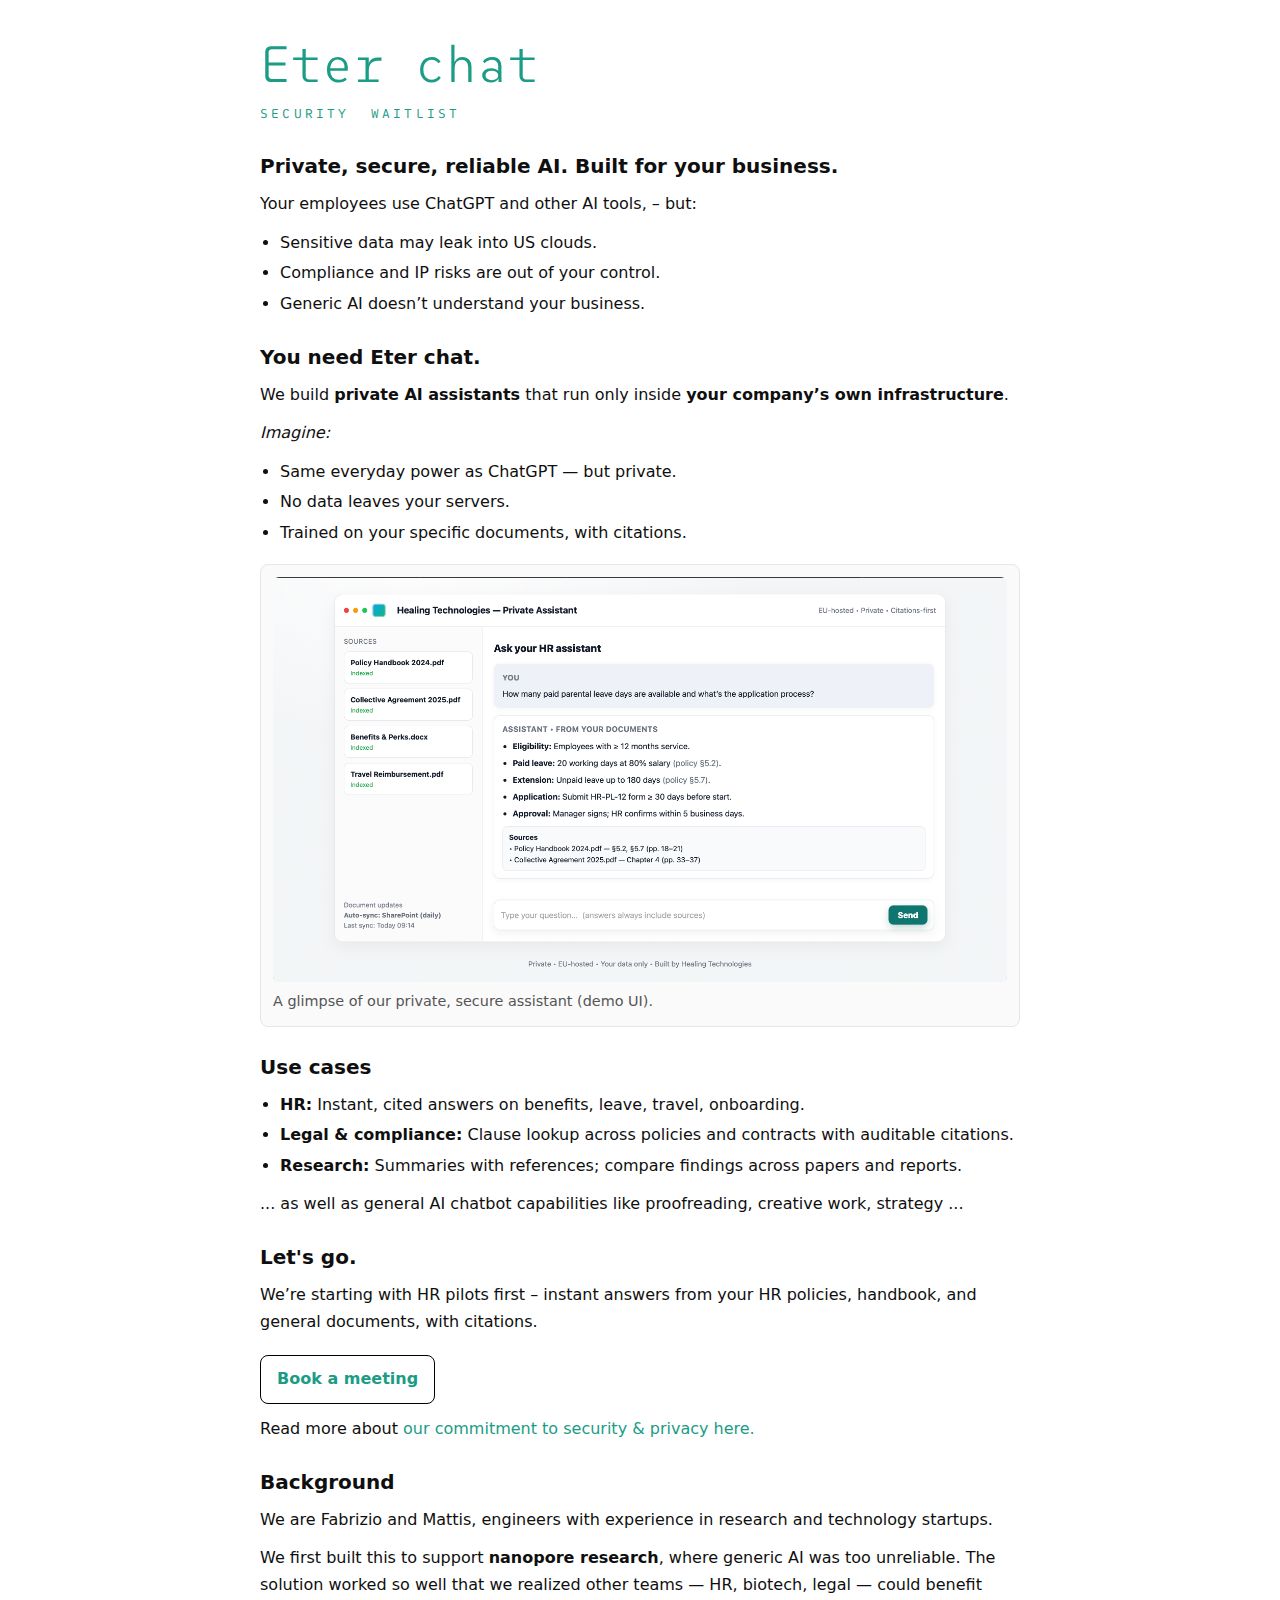
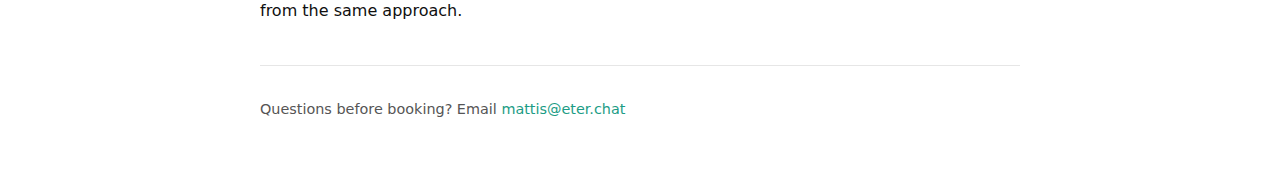
<file: index.html>
<!doctype html>
<html lang="en">
<head>
  <meta charset="utf-8" />
  <meta name="viewport" content="width=device-width,initial-scale=1" />
  <title>Eter — Private AI Assistants for Companies</title>
  <meta name="description" content="We build private, document-grounded AI assistants for companies. No data leakage, no generic hallucinations—just answers from your own policies, contracts, and research." />
  <link rel="stylesheet" href="styles.css"> 
<link rel="preconnect" href="https://fonts.googleapis.com">
<link rel="preconnect" href="https://fonts.gstatic.com" crossorigin>
<link rel="preconnect" href="https://fonts.gstatic.com" crossorigin>
<link href="https://fonts.googleapis.com/css2?family=SUSE+Mono:ital,wght@0,100..800;1,100..800&display=swap" rel="stylesheet">
<link rel="canonical" href="https://www.eter.chat/"/>
<meta property="og:site_name" content="Eter"/>
<meta property="og:type" content="website"/>
<meta property="og:title" content="Eter — Private HR Answers with Citations"/>
<meta property="og:description" content="Instant, cited answers from your HR policies so people stop asking HR the same questions."/>
<meta property="og:url" content="https://www.eter.chat/"/>
<meta property="og:image" content="https://www.eter.chat/assets/og-default.png"/>

<meta name="twitter:card" content="summary_large_image"/>
<meta name="twitter:title" content="Eter — Private HR Answers with Citations"/>
<meta name="twitter:description" content="Instant, cited answers from your HR policies."/>
<meta name="twitter:image" content="https://www.eter.chat/assets/og-default.png"/>

</head>
<body>
<main>

  <header style="display:flex;flex-direction:column;align-items:flex-start;margin-bottom:12px">
    <a href="/" style="text-decoration:none"><h1 class="logo">Eter chat</h1></a>
    <nav style="margin-top:4px">
      <a href="/security">security</a>
      <a href="/waitlist"">waitlist</a>
    </nav>
  </header>
  

  <section aria-labelledby="problem">
    <h2 id="problem">Private, secure, reliable AI. Built for your business.</h2>
    <p>Your employees use ChatGPT and other AI tools, – but:</p>
    <ul>
      <li>Sensitive data may leak into US clouds.</li>
      <li>Compliance and IP risks are out of your control.</li>
      <li>Generic AI doesn’t understand your business.</li>
    </ul>
  </section>

  <section aria-labelledby="solution">
    <h2 id="solution">You need Eter chat.</h2>
    <p>We build <strong>private AI assistants</strong> that run only inside <strong>your company’s own infrastructure</strong>.</p>
    <p><em>Imagine:</em></p>
    <ul>
      <li>Same everyday power as ChatGPT — but private.</li>
      <li>No data leaves your servers.</li>
      <li>Trained on your specific documents, with citations.</li>
    </ul>

    <div class="screenshot-wrap">
      <img src="screenshot-rag.png" alt="Screenshot of the Healing Technologies private assistant interface." />
      <div class="cap">A glimpse of our private, secure assistant (demo UI).</div>
    </div>
  </section>

  <section aria-labelledby="solution">
    <h2 id="usecases">Use cases</h2>
    <ul>
      <li><strong>HR:</strong> Instant, cited answers on benefits, leave, travel, onboarding.</li>
      <li><strong>Legal & compliance:</strong> Clause lookup across policies and contracts with auditable citations.      </li>
      <li><strong>Research:</strong> Summaries with references; compare findings across papers and reports.</li>
      </ul>
      <p>... as well as general AI chatbot capabilities like proofreading, creative work, strategy ...</p>
    </ul>

  <section aria-labelledby="proposal">
    <h2 id="proposal">Let's go.</h2>
    <p>We’re starting with HR pilots first – instant answers from your HR policies, handbook, and general documents, with citations.</p>
    <p>
      <a class="cta" href="https://calendly.com/mattis-erngren/private-ai" aria-label="Book a meeting">
        Book a meeting
      </a>
    </p>
    <p>Read more about <a href="https://www.eter.chat/security">our commitment to security & privacy here.</a></p>
  </section>

  
  <section aria-labelledby="background">
    <h2 id="background">Background</h2>
    <p>We are Fabrizio and Mattis, engineers with experience in research and technology startups.</p>
    <p>We first built this to support <strong>nanopore research</strong>, where generic AI was too unreliable. The solution worked so well that we realized other teams — HR, biotech, legal — could benefit from the same approach.</p>
  </section>

  <footer>
    <hr />
    <p>Questions before booking? Email <a href="mailto:mattis+home@eter.chat">mattis@eter.chat</a></p>
  </footer>
</main>
</body>
</html>
</file>
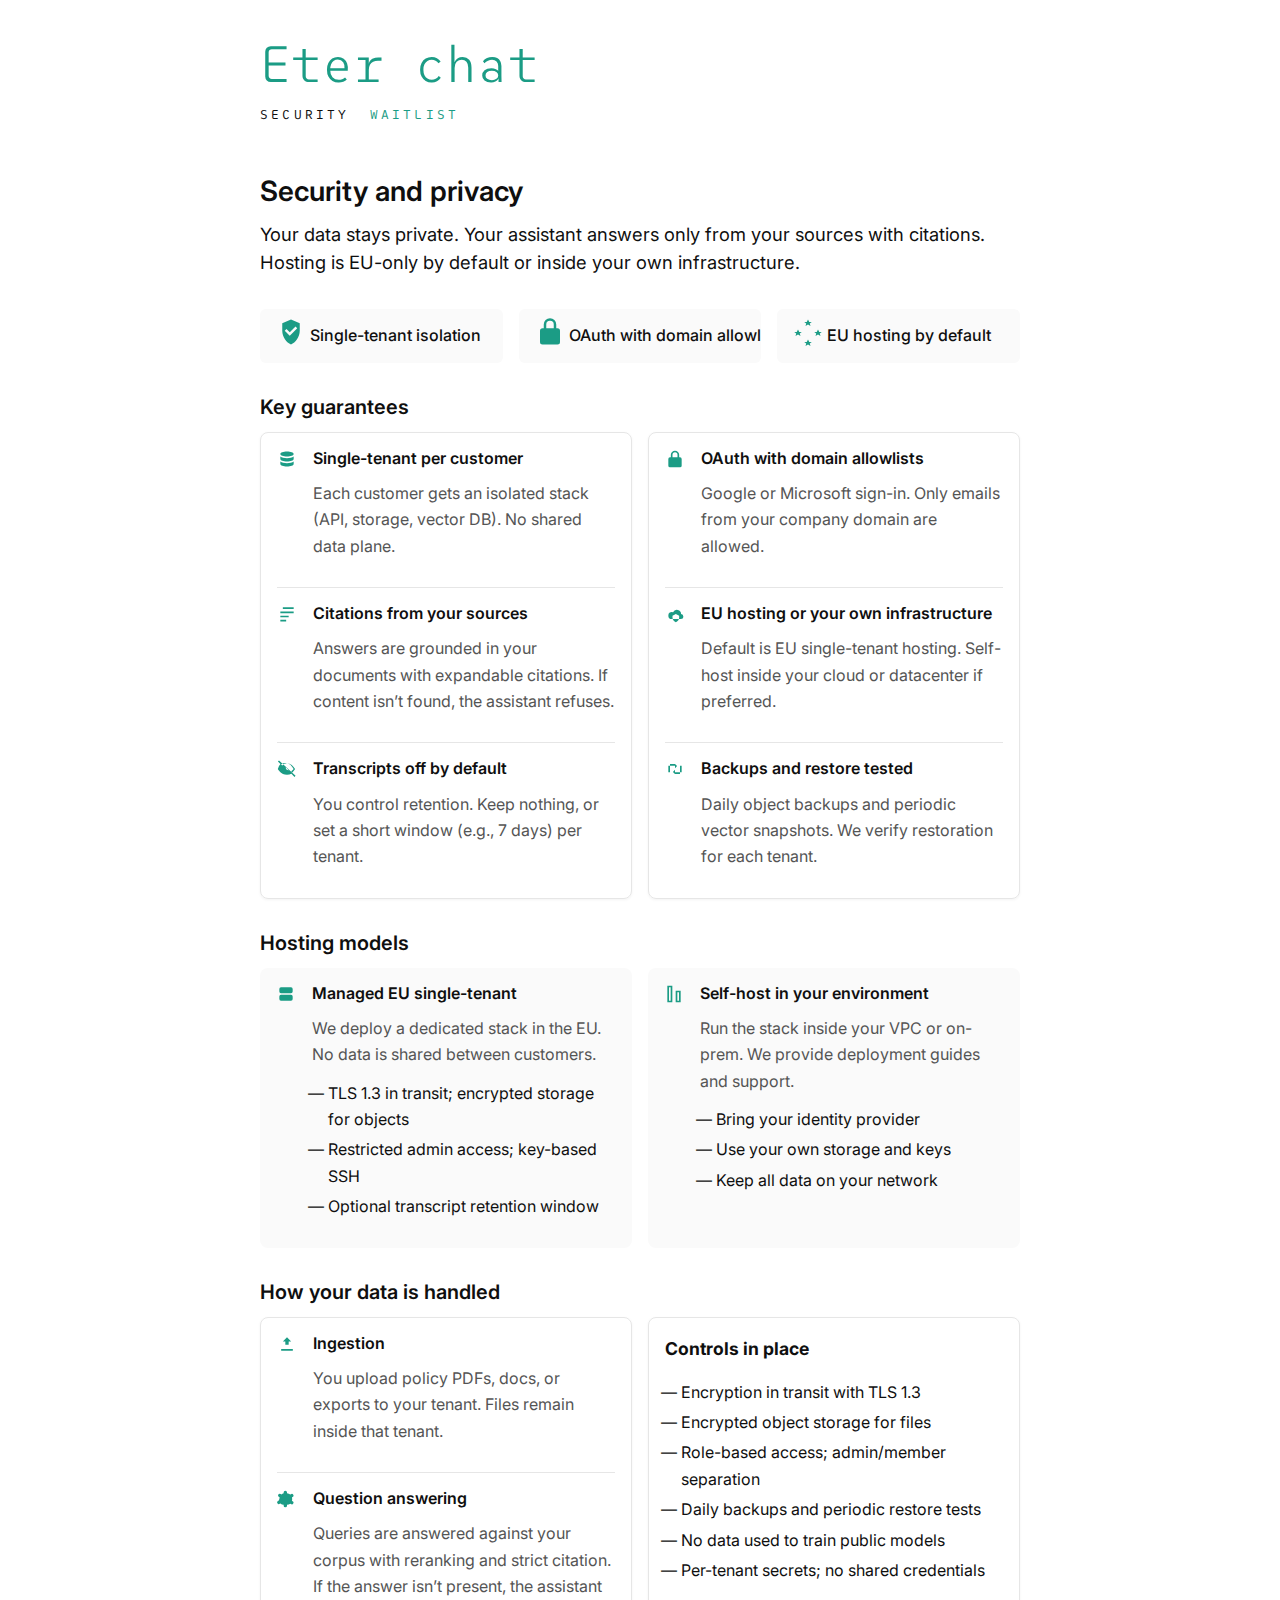
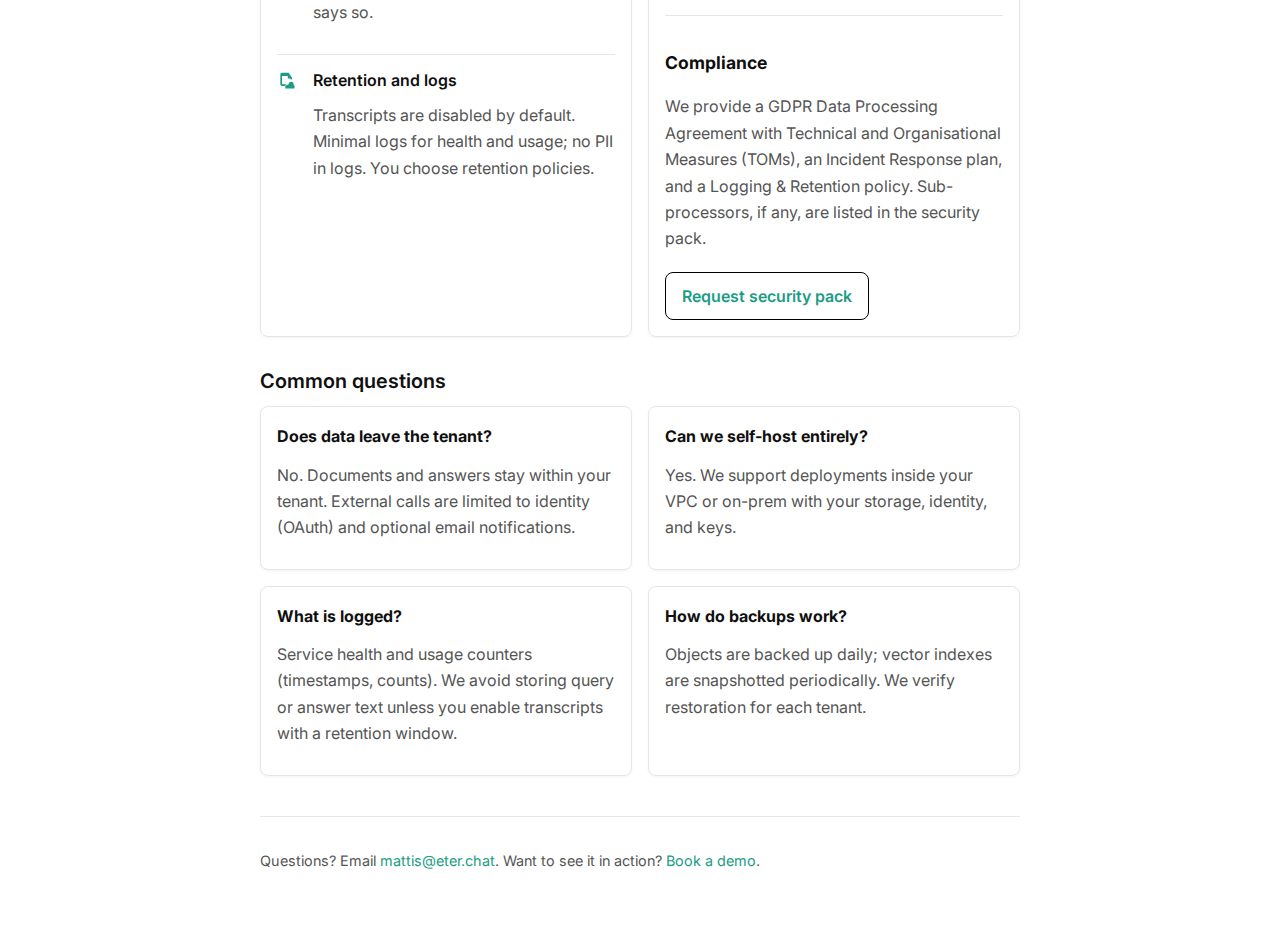
<file: security/index.html>
<!doctype html>
<html lang="en">
<head>
  <meta charset="utf-8" />
  <meta name="viewport" content="width=device-width,initial-scale=1" />
  <title>Eter — Security & Privacy</title>
  <meta name="description" content="How Eter keeps your data private and secure: EU hosting, single-tenant isolation, OAuth domain allowlists, transcripts off by default, backups and restore tested, GDPR DPA with TOMs." />
  <link rel="stylesheet" href="../styles.css"> 

  <link rel="preconnect" href="https://fonts.googleapis.com">
  <link rel="preconnect" href="https://fonts.gstatic.com" crossorigin>
  <link href="https://fonts.googleapis.com/css2?family=SUSE+Mono:ital,wght@0,100..800;1,100..800&family=Inter:wght@400;500;600&display=swap" rel="stylesheet">
  <link rel="canonical" href="https://www.eter.chat/"/>
  <meta property="og:site_name" content="Eter"/>
  <meta property="og:type" content="website"/>
  <meta property="og:title" content="Eter — Private HR Answers with Citations"/>
  <meta property="og:description" content="Instant, cited answers from your HR policies so people stop asking HR the same questions."/>
  <meta property="og:url" content="https://www.eter.chat/"/>
  <meta property="og:image" content="https://www.eter.chat/assets/og-default.png"/>
  
  <meta name="twitter:card" content="summary_large_image"/>
  <meta name="twitter:title" content="Eter — Private HR Answers with Citations"/>
  <meta name="twitter:description" content="Instant, cited answers from your HR policies."/>
  <meta name="twitter:image" content="https://www.eter.chat/assets/og-default.png"/>
  
</head>
<body>
<main>

  <header style="display:flex;flex-direction:column;align-items:flex-start;margin-bottom:12px">
    <a href="/" style="text-decoration:none"><h1 class="logo">Eter chat</h1></a>
    <nav style="margin-top:4px">
      <a href="/security" class="nav-active">security</a>
      <a href="/waitlist">waitlist</a>
    </nav>
  </header>
  

  <section aria-labelledby="title">
    <h1 id="title">Security and privacy</h1>
    <p class="lede">Your data stays private. Your assistant answers only from your sources with citations. Hosting is EU-only by default or inside your own infrastructure.</p>
    
    <div class="grid cols-3"> 
      <div class="chip">
        <svg class="icon" viewBox="0 0 24 24" aria-hidden="true"><path fill="currentColor" d="M12 2l7 3v6c0 5-3.4 9.4-7 11c-3.6-1.6-7-6-7-11V5l7-3zm-1 13l6-6l-1.4-1.4L11 12.2L8.4 9.6L7 11l4 4z"/></svg>
        Single-tenant isolation
      </div>
      <div class="chip">
        <svg class="icon" viewBox="0 0 24 24" aria-hidden="true"><path fill="currentColor" d="M12 1a5 5 0 0 1 5 5v3h1a2 2 0 0 1 2 2v9a2 2 0 0 1-2 2H6a2 2 0 0 1-2-2v-9a2 2 0 0 1 2-2h1V6a5 5 0 0 1 5-5m0 2a3 3 0 0 0-3 3v3h6V6a3 3 0 0 0-3-3Z"/></svg>
        OAuth with domain allowlists
      </div>
      <div class="chip">
        <svg class="icon" viewBox="0 0 24 24" aria-hidden="true"><path fill="currentColor" d="m12 2 1 2h2l-1.6 1.2l.6 2l-2-1.2l-2 1.2l.6-2L9 4h2zM4 10l1 2h2l-1.6 1.2l.6 2l-2-1.2l-2 1.2l.6-2L1 12h2zm16 0l1 2h2l-1.6 1.2l.6 2l-2-1.2l-2 1.2l.6-2L17 12h2zM12 18l1 2h2l-1.6 1.2l.6 2l-2-1.2l-2 1.2l.6-2L9 20h2z"/></svg>
        EU hosting by default
      </div>
    </div>
  </section>

  <section aria-labelledby="overview">
    <h2 id="overview">Key guarantees</h2>
    <div class="grid cols-2">
      <div class="card stack">
        <div class="row">
          <svg class="icon" viewBox="0 0 24 24" aria-hidden="true"><path fill="currentColor" d="M12 3c4.418 0 8 1.343 8 3s-3.582 3-8 3s-8-1.343-8-3s3.582-3 8-3m-8 6v3c0 1.657 3.582 3 8 3s8-1.343 8-3V9c-1.649 1.133-4.826 2-8 2s-6.351-.867-8-2m0 6v3c0 1.657 3.582 3 8 3s8-1.343 8-3v-3c-1.649 1.133-4.826 2-8 2s-6.351-.867-8-2"/></svg>
          <div>
            <strong>Single-tenant per customer</strong>
            <p class="muted">Each customer gets an isolated stack (API, storage, vector DB). No shared data plane.</p>
          </div>
        </div>
        <div class="row">
          <svg class="icon" viewBox="0 0 24 24" aria-hidden="true"><path fill="currentColor" d="M7 4h13v2H7zM4 9h16v2H4zm0 5h10v2H4zm0 5h7v2H4z"/></svg>
          <div>
            <strong>Citations from your sources</strong>
            <p class="muted">Answers are grounded in your documents with expandable citations. If content isn’t found, the assistant refuses.</p>
          </div>
        </div>
        <div class="row">
          <svg class="icon" viewBox="0 0 24 24" aria-hidden="true"><path fill="currentColor" d="M2.39 1.73L1.11 3l3.05 3.05A12.1 12.1 0 0 0 1 12s3.73 7 11 7c2.04 0 3.8-.5 5.28-1.23L21 21.49L22.27 20.2zm8.21 8.21l3.46 3.46A3 3 0 0 1 10.6 9.94M12 5c6 0 9.73 7 9.73 7a16.9 16.9 0 0 1-3.3 4.17l-1.42-1.42A14.1 14.1 0 0 0 20 12s-3.73-7-8-7a7 7 0 0 0-5.7 2.94L4.83 6.47A8.98 8.98 0 0 1 12 5"/></svg>
          <div>
            <strong>Transcripts off by default</strong>
            <p class="muted">You control retention. Keep nothing, or set a short window (e.g., 7 days) per tenant.</p>
          </div>
        </div>
      </div>

      <div class="card stack">
        <div class="row">
          <svg class="icon" viewBox="0 0 24 24" aria-hidden="true"><path fill="currentColor" d="M7 10V7a5 5 0 1 1 10 0v3h1a2 2 0 0 1 2 2v8a2 2 0 0 1-2 2H6a2 2 0 0 1-2-2v-8a2 2 0 0 1 2-2zm2 0h6V7a3 3 0 1 0-6 0z"/></svg>
          <div>
            <strong>OAuth with domain allowlists</strong>
            <p class="muted">Google or Microsoft sign-in. Only emails from your company domain are allowed.</p>
          </div>
        </div>
        <div class="row">
          <svg class="icon" viewBox="0 0 24 24" aria-hidden="true"><path fill="currentColor" d="M19 18a3 3 0 0 0 3-3a3 3 0 0 0-2.7-3a5 5 0 0 0-9.6-2A4 4 0 0 0 4 14a4 4 0 0 0 4 4zM13 22c-2-1-4-2.7-4-5.5V14l4-2l4 2v2.5C17 19.3 15 21 13 22"/></svg>
          <div>
            <strong>EU hosting or your own infrastructure</strong>
            <p class="muted">Default is EU single-tenant hosting. Self-host inside your cloud or datacenter if preferred.</p>
          </div>
        </div>
        <div class="row">
          <svg class="icon" viewBox="0 0 24 24" aria-hidden="true"><path fill="currentColor" d="m12 6 2.5 2.5L12 11V8H6V6zm0 12l-2.5-2.5L12 13v3h6v2zM4 8h2v8H4zm14 0h2v8h-2z"/></svg>
          <div>
            <strong>Backups and restore tested</strong>
            <p class="muted">Daily object backups and periodic vector snapshots. We verify restoration for each tenant.</p>
          </div>
        </div>
      </div>
    </div>
  </section>

  <section aria-labelledby="hosting">
    <h2 id="hosting">Hosting models</h2>
    <div class="grid cols-2">
      <div class="card soft">
        <div class="row">
          <svg class="icon" viewBox="0 0 24 24" aria-hidden="true"><path fill="currentColor" d="M4 6a2 2 0 0 1 2-2h12a2 2 0 0 1 2 2v3a2 2 0 0 1-2 2H6a2 2 0 0 1-2-2zm0 9a2 2 0 0 1 2-2h12a2 2 0 0 1 2 2v3a2 2 0 0 1-2 2H6a2 2 0 0 1-2-2zM7 8h2v2H7zm0 9h2v2H7z"/></svg>
          <div>
            <strong>Managed EU single-tenant</strong>
            <p class="muted">We deploy a dedicated stack in the EU. No data is shared between customers.</p>
            <ul class="tight">
              <li>TLS 1.3 in transit; encrypted storage for objects</li>
              <li>Restricted admin access; key-based SSH</li>
              <li>Optional transcript retention window</li>
            </ul>
          </div>
        </div>
      </div>
      <div class="card soft">
        <div class="row">
          <svg class="icon" viewBox="0 0 24 24" aria-hidden="true"><path fill="currentColor" d="M4 22V2h6v20zm10 0V8h6v14zM6 4v16h2V4zm10 6v10h2V10z"/></svg>
          <div>
            <strong>Self-host in your environment</strong>
            <p class="muted">Run the stack inside your VPC or on-prem. We provide deployment guides and support.</p>
            <ul class="tight">
              <li>Bring your identity provider</li>
              <li>Use your own storage and keys</li>
              <li>Keep all data on your network</li>
            </ul>
          </div>
        </div>
      </div>
    </div>
  </section>

  <section aria-labelledby="dataflow">
    <h2 id="dataflow">How your data is handled</h2>
    <div class="grid cols-2">
      <div class="card">
        <div class="row">
          <svg class="icon" viewBox="0 0 24 24" aria-hidden="true"><path fill="currentColor" d="M5 20h14v-2H5m7-14l-5 5h3v4h4v-4h3z"/></svg>
          <div>
            <strong>Ingestion</strong>
            <p class="muted">You upload policy PDFs, docs, or exports to your tenant. Files remain inside that tenant.</p>
          </div>
        </div>
        <div class="row">
          <svg class="icon" viewBox="0 0 24 24" aria-hidden="true"><path fill="currentColor" d="M10 2a2 2 0 0 1 2 2v1.09a7 7 0 0 1 3.91 1.62l.77-.45a2 2 0 1 1 2 3.46l-.77.45c.2.65.29 1.34.29 2.03s-.1 1.38-.29 2.03l.77.45a2 2 0 1 1-2 3.46l-.77-.45A7 7 0 0 1 12 18.91V20a2 2 0 1 1-4 0v-1.09a7 7 0 0 1-3.91-1.62l-.77.45a2 2 0 1 1-2-3.46l.77-.45A7 7 0 0 1 2.91 12c0-.69.1-1.38.29-2.03l-.77-.45a2 2 0 1 1 2-3.46l.77.45A7 7 0 0 1 8 5.09V4a2 2 0 0 1 2-2Z"/></svg>
          <div>
            <strong>Question answering</strong>
            <p class="muted">Queries are answered against your corpus with reranking and strict citation. If the answer isn’t present, the assistant says so.</p>
          </div>
        </div>
        <div class="row">
          <svg class="icon" viewBox="0 0 24 24" aria-hidden="true"><path fill="currentColor" d="M14 2H6a2 2 0 0 0-2 2v12a2 2 0 0 0 2 2h5v-2H6V6h7v3h3v1.1a5 5 0 0 1 2 0V8zM14 16a3 3 0 0 1 3-3a3 3 0 0 1 3 3v1h1v4H10v-4h1z"/></svg>
          <div>
            <strong>Retention and logs</strong>
            <p class="muted">Transcripts are disabled by default. Minimal logs for health and usage; no PII in logs. You choose retention policies.</p>
          </div>
        </div>
      </div>

      <div class="card">
        <h3>Controls in place</h3>
        <ul class="tight">
          <li>Encryption in transit with TLS 1.3</li>
          <li>Encrypted object storage for files</li>
          <li>Role-based access; admin/member separation</li>
          <li>Daily backups and periodic restore tests</li>
          <li>No data used to train public models</li>
          <li>Per-tenant secrets; no shared credentials</li>
        </ul>
        <hr />
        <h3>Compliance</h3>
        <p class="muted">We provide a GDPR Data Processing Agreement with Technical and Organisational Measures (TOMs), an Incident Response plan, and a Logging & Retention policy. Sub-processors, if any, are listed in the security pack.</p>
        <a class="cta" href="mailto:mattis+security@eter.chat?subject=Eter%20Security%20Pack%20Request">Request security pack</a>
      </div>
    </div>
  </section>

  <section aria-labelledby="faq">
    <h2 id="faq">Common questions</h2>
    <div class="grid cols-2">
      <div class="card">
        <strong>Does data leave the tenant?</strong>
        <p class="muted">No. Documents and answers stay within your tenant. External calls are limited to identity (OAuth) and optional email notifications.</p>
      </div>
      <div class="card">
        <strong>Can we self-host entirely?</strong>
        <p class="muted">Yes. We support deployments inside your VPC or on-prem with your storage, identity, and keys.</p>
      </div>
      <div class="card">
        <strong>What is logged?</strong>
        <p class="muted">Service health and usage counters (timestamps, counts). We avoid storing query or answer text unless you enable transcripts with a retention window.</p>
      </div>
      <div class="card">
        <strong>How do backups work?</strong>
        <p class="muted">Objects are backed up daily; vector indexes are snapshotted periodically. We verify restoration for each tenant.</p>
      </div>
    </div>
  </section>

  <footer>
    <hr />
    <p>Questions? Email <a href="mailto:mattis+security@eter.chat">mattis@eter.chat</a>. Want to see it in action? <a href="https://calendly.com/mattis-erngren/private-ai">Book a demo</a>.</p>
  </footer>
</main>
</body>
</html>
</file>
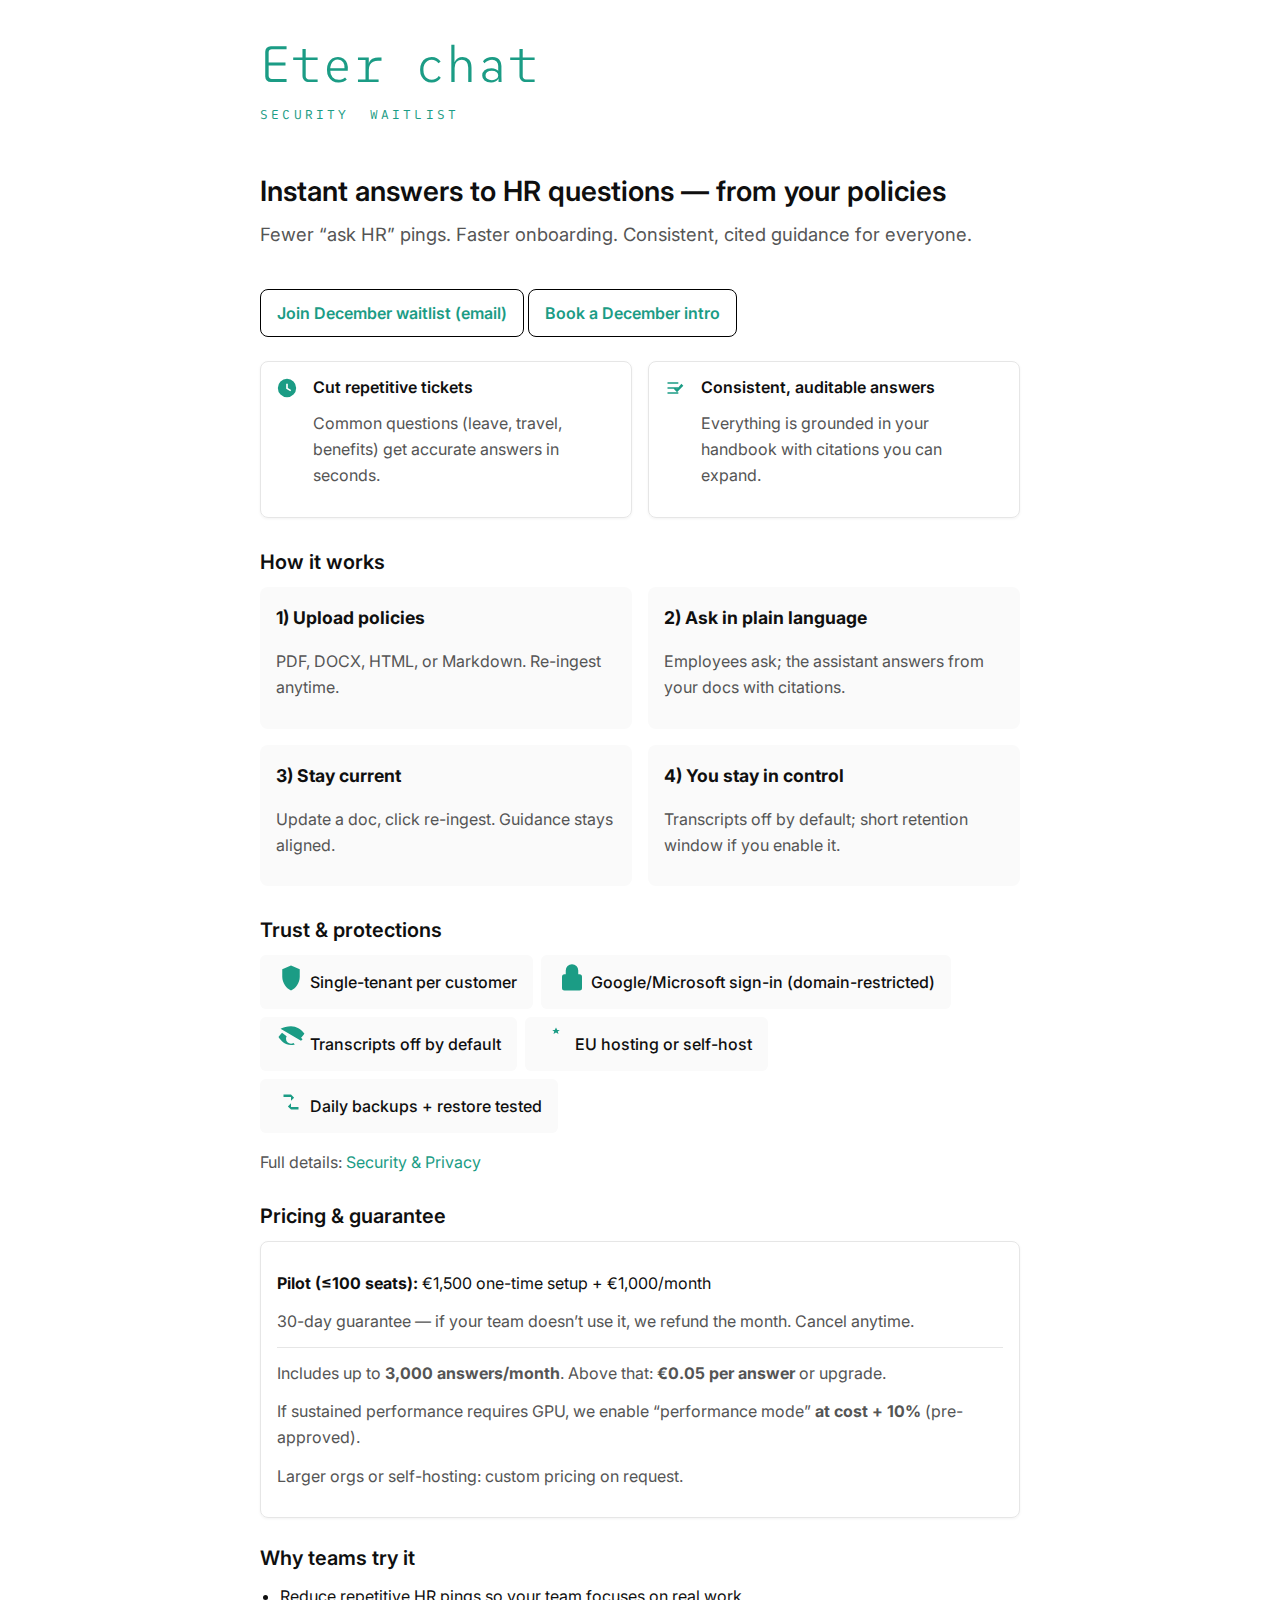
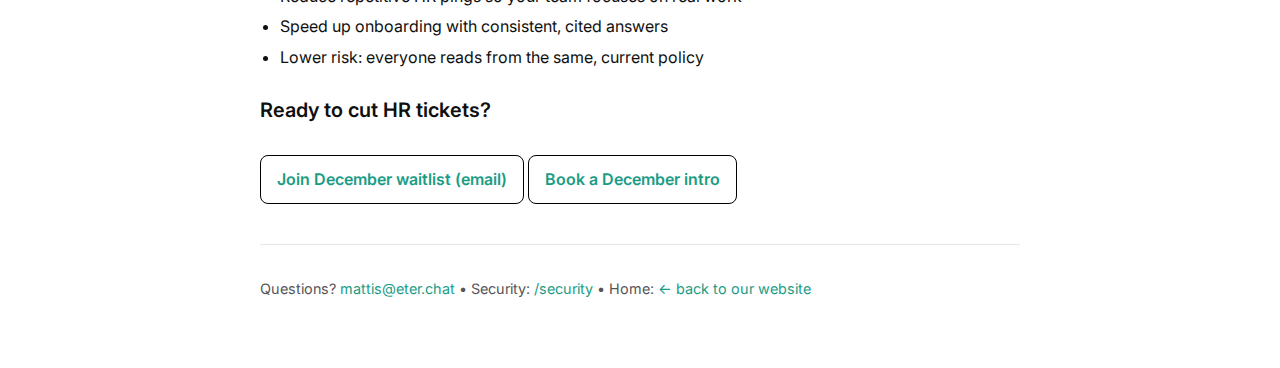
<file: waitlist/index.html>
<!doctype html>
<html lang="en">
<head>
  <meta charset="utf-8" />
  <meta name="viewport" content="width=device-width,initial-scale=1" />
  <title>Eter — December Pilot (Instant HR Answers)</title>
  <meta name="description" content="Cut repetitive HR questions. Eter gives instant, cited answers from your policies—so HR can focus on real work. December pilot waitlist open." />
  <meta property="og:title" content="Eter — December Pilot (Instant HR Answers)" />
  <meta property="og:description" content="Instant, cited answers from your HR policies. Fewer tickets, faster onboarding, consistent guidance. December pilot." />
  <meta property="og:url" content="https://www.eter.chat/pilot" />
  <meta property="og:type" content="website" />
  
  <link rel="stylesheet" href="../styles.css"> 

  <link rel="preconnect" href="https://fonts.googleapis.com">
  <link rel="preconnect" href="https://fonts.gstatic.com" crossorigin>
  <link href="https://fonts.googleapis.com/css2?family=SUSE+Mono:ital,wght@0,100..800;1,100..800&family=Inter:wght@400;500;600&display=swap" rel="stylesheet">
</head>
<body>
<main>
  <header style="display:flex;flex-direction:column;align-items:flex-start;margin-bottom:12px">
    <a href="/" style="text-decoration:none"><h1 class="logo">Eter chat</h1></a>
    <nav style="margin-top:4px">
      <a href="/security">security</a>
      <a href="/waitlist">waitlist</a>
    </nav>
  </header>

  <section aria-labelledby="title">
    <h1 id="title">Instant answers to HR questions — from your policies</h1>
    <p class="muted lede">Fewer “ask HR” pings. Faster onboarding. Consistent, cited guidance for everyone.</p>
    
    <p style="margin: 24px 0;">
      <a class="cta" href="mailto:mattis@eter.chat?subject=Eter%20December%20Pilot%20Waitlist&body=Hi%20Eter%20team%2C%0A%0AWe%E2%80%99d%20like%20to%20join%20the%20December%20pilot%20waitlist.%0A%0ACompany%20name%3A%20%0AHeadcount%20(50%E2%80%93200%20ideal)%3A%20%0AIdentity%3A%20Google%20Workspace%20%7C%20Microsoft%20365%0ABiggest%20HR%20question%20themes%3A%20%0ADesired%20start%20week%20(Dec)%3A%20%0A%0AThanks!">
        Join December waitlist (email)
      </a>
      <a class="cta" href="https://calendly.com/mattis-erngren/private-ai?month=2025-12">Book a December intro</a>
    </p>

    <div class="grid cols-2">
      <div class="card">
        <div class="row">
          <svg class="icon" viewBox="0 0 24 24" aria-hidden="true"><path fill="currentColor" d="M12 1a11 11 0 1 1 0 22a11 11 0 0 1 0-22m1 6h-2v6l5 3l1-1.7l-4-2.3z"/></svg>
          <div>
            <strong>Cut repetitive tickets</strong>
            <p class="muted">Common questions (leave, travel, benefits) get accurate answers in seconds.</p>
          </div>
        </div>
      </div>
      <div class="card">
        <div class="row">
          <svg class="icon" viewBox="0 0 24 24" aria-hidden="true"><path fill="currentColor" d="M3 5h13v2H3zm0 6h13v2H3zm0 6h13v2H3zM19.6 7L22 9.4l-7.6 7.6l-4-4L12 11l2.4 2.4z"/></svg>
          <div>
            <strong>Consistent, auditable answers</strong>
            <p class="muted">Everything is grounded in your handbook with citations you can expand.</p>
          </div>
        </div>
      </div>
    </div>
  </section>

  <section aria-labelledby="how">
    <h2 id="how">How it works</h2>
    <div class="grid cols-2">
      <div class="card soft">
        <h3>1) Upload policies</h3>
        <p class="muted">PDF, DOCX, HTML, or Markdown. Re-ingest anytime.</p>
      </div>
      <div class="card soft">
        <h3>2) Ask in plain language</h3>
        <p class="muted">Employees ask; the assistant answers from your docs with citations.</p>
      </div>
      <div class="card soft">
        <h3>3) Stay current</h3>
        <p class="muted">Update a doc, click re-ingest. Guidance stays aligned.</p>
      </div>
      <div class="card soft">
        <h3>4) You stay in control</h3>
        <p class="muted">Transcripts off by default; short retention window if you enable it.</p>
      </div>
    </div>
  </section>

  <section aria-labelledby="trust">
    <h2 id="trust">Trust & protections</h2>
    <div class="chips">
      <span class="chip">
        <svg class="icon" viewBox="0 0 24 24" aria-hidden="true"><path fill="currentColor" d="M12 2l7 3v6c0 5-3.4 9.4-7 11c-3.6-1.6-7-6-7-11V5z"/></svg>
        Single-tenant per customer
      </span>
      <span class="chip">
        <svg class="icon" viewBox="0 0 24 24" aria-hidden="true"><path fill="currentColor" d="M12 1a5 5 0 0 1 5 5v3h1a2 2 0 0 1 2 2v9a2 2 0 0 1-2 2H6a2 2 0 0 1-2-2v-9a2 2 0 0 1 2-2h1V6a5 5 0 0 1 5-5"/></svg>
        Google/Microsoft sign-in (domain-restricted)
      </span>
      <span class="chip">
        <svg class="icon" viewBox="0 0 24 24" aria-hidden="true"><path fill="currentColor" d="m2.39 1.73 1.27 1.27C6.01 1.85 8.86 1 12 1c4.27 0 8 2.25 10.73 6c-.76 1.07-1.65 2.17-2.68 3.2l1.22 1.22l-1.27 1.27L3.66 3L2.39 1.73M4.8 6.2C3.67 7.3 2.73 8.5 2 9.6c2 3.06 5.19 6.4 10 6.4c1.08 0 2.09-.17 3.04-.47L14 14.49c-.6.32-1.27.51-2 .51A4 4 0 0 1 8 11c0-.73.19-1.4.51-2L4.8 6.2Z"/></svg>
        Transcripts off by default
      </span>
      <span class="chip">
        <svg class="icon" viewBox="0 0 24 24" aria-hidden="true"><path fill="currentColor" d="m12 2 1 2h2l-1.6 1.2l.6 2l-2-1.2l-2 1.2l.6-2L9 4h2z"/></svg>
        EU hosting or self-host
      </span>
      <span class="chip">
        <svg class="icon" viewBox="0 0 24 24" aria-hidden="true"><path fill="currentColor" d="m12 6 2.5 2.5L12 11V8H6V6zM12 18l-2.5-2.5L12 13v3h6v2z"/></svg>
        Daily backups + restore tested
      </span>
    </div>
    <p class="muted" style="margin-top:var(--spacing-sm)">Full details: <a href="/security">Security & Privacy</a></p>
  </section>

  <section aria-labelledby="pricing">
    <h2 id="pricing">Pricing & guarantee</h2>
    <div class="card">
      <p><strong>Pilot (≤100 seats):</strong> €1,500 one-time setup + €1,000/month</p>
      <p class="muted">30-day guarantee — if your team doesn’t use it, we refund the month. Cancel anytime.</p>
      <hr style="margin: 12px 0; border-color: var(--color-line);" />
      <p class="muted">Includes up to <strong>3,000 answers/month</strong>. Above that: <strong>€0.05 per answer</strong> or upgrade.</p>
      <p class="muted">If sustained performance requires GPU, we enable “performance mode” <strong>at cost + 10%</strong> (pre-approved).</p>
      <p class="muted">Larger orgs or self-hosting: custom pricing on request.</p>
    </div>
  </section>

  <section aria-labelledby="roi">
    <h2 id="roi">Why teams try it</h2>
    <ul>
      <li>Reduce repetitive HR pings so your team focuses on real work</li>
      <li>Speed up onboarding with consistent, cited answers</li>
      <li>Lower risk: everyone reads from the same, current policy</li>
    </ul>
  </section>

  <section aria-labelledby="cta-bottom">
    <h2 id="cta-bottom">Ready to cut HR tickets?</h2>
    <p style="margin: 24px 0;">
      <a class="cta" href="mailto:mattis@eter.chat?subject=Eter%20December%20Pilot%20Waitlist&body=Hi%20Eter%20team%2C%0A%0AWe%E2%80%99d%20like%20to%20join%20the%20December%20pilot%20waitlist.%0A%0ACompany%20name%3A%20%0AHeadcount%20(50%E2%80%93200%20ideal)%3A%20%0AIdentity%3A%20Google%20Workspace%20%7C%20Microsoft%20365%0ABiggest%20HR%20question%20themes%3A%20%0ADesired%20start%20week%20(Dec)%3A%20%0A%0AThanks!">
        Join December waitlist (email)
      </a>
      <a class="cta" href="https://calendly.com/mattis-erngren/private-ai?month=2025-12">Book a December intro</a>
    </p>
  </section>

  <footer>
    <hr />
    <p>Questions? <a href="mailto:mattis@eter.chat">mattis@eter.chat</a> • Security: <a href="/security">/security</a> • Home: <a href="/">← back to our website</a></p>
  </footer>
</main>
</body>
</html>
</file>
<file: styles.css>
:root {
  /* Color Variables */
  --color-bg: #fff; /* Main background */
  --color-text: #0f0f0f; /* Main dark text */
  --color-muted: #555; /* Muted text (cap, some links) */
  --color-line: #e6e6e6; /* Light line/border (HR, footer border) */
  --color-accent: #1B9C85; /* Primary accent color (links, logo, nav) */
  --color-screenshot-bg: #fafafa; /* Specific background for soft cards/chip tint */
  --color-cta-border: #000; /* CTA border color */
  --color-text-subhead: #ffffff; /* Subhead text color (used in background image contexts) */
  
  /* Spacing & Sizing Variables */
  --spacing-xs: 4px;
  --spacing-sm: 8px;
  --spacing-md: 16px;
  --spacing-lg: 32px;
  --spacing-xl: 40px;
  
  --max-width: 760px; /* Max content width */
  --border-radius-base: 8px;
  --border-radius-small: 6px;
}

/* * Base and Layout 
 */
html, body {
  margin: 0;
  background: var(--color-bg);
  color: var(--color-text);
  font-family: Inter, system-ui, -apple-system, Segoe UI, Roboto, Helvetica, Arial, sans-serif;
  line-height: 1.65;
  font-size: 100%;
}

main { 
  max-width: var(--max-width); 
  margin: 0 auto; 
  padding: var(--spacing-lg) var(--spacing-md) 56px; 
}

/*
 * Typography
 */
h1, h2 { 
  line-height: 1.25;
  margin: 0 0 12px;
  font-weight: 600; 
}

h1 { 
  font-size: 1.75rem; 
  margin-top: 3rem; 
}

h2 { 
  font-size: 1.25rem; 
  margin-top: 28px;
}

p {
  margin: 12px 0;
}

ul {
  margin: 12px 0;
  padding-left: 20px;
}

li {
  margin-bottom: var(--spacing-xs);
}

.lede {
  font-size: 1.15rem; /* Make the intro paragraph stand out */
  margin-bottom: var(--spacing-lg);
  line-height: 1.5;
}

.muted {
  color: var(--color-muted);
}

.note { 
  color: var(--color-muted);
  font-size: 0.95rem; 
}

/*
 * Links
 */
a,
.cta a, 
.cta a:active, 
.cta a:link, 
.cta a:visited {
  color: var(--color-accent);
  text-decoration: none;
  font-weight: 400;
}

/*
 * Specific Components
 */

/* Logo */
h1.logo {
  font-family: "SUSE Mono", monospace;
  font-weight: 300; 
  color: var(--color-accent); 
  font-size: 3.2rem;
  margin: 0;
}

/* Header Nav */
nav a {
  margin-right: var(--spacing-md);
  font-family: "SUSE Mono", monospace;
  color: var(--color-accent);
  text-decoration: none;
  text-transform: uppercase;
  letter-spacing: 0.2rem;
  font-size: 0.8rem;
}

nav a.nav-active {
  color: var(--color-text);
}

/* Call-to-Action Button */
.cta {
  display: inline-block; 
  text-decoration: none; 
  padding: 10px 16px; 
  border: 1px solid var(--color-cta-border);
  border-radius: var(--border-radius-base); 
  margin-top: var(--spacing-sm); 
  font-weight: 600; 
}

/* Screenshot/Image Wrapper */
.screenshot-wrap {
  margin: 18px 0; 
  padding: 12px; 
  border: 1px solid var(--color-line); 
  border-radius: var(--border-radius-base);
  background: var(--color-screenshot-bg);
}

.screenshot-wrap img { 
  width: 100%; 
  height: auto; 
  display: block; 
  border-radius: var(--border-radius-small); 
}

.cap { 
  font-size: 0.9rem; 
  color: var(--color-muted);
  margin-top: var(--spacing-sm); 
}

/* * Separator and Footer 
 */

hr { 
  border: 0; 
  border-top: 1px solid var(--color-line); 
  margin: var(--spacing-lg) 0; 
}

footer { 
  margin-top: var(--spacing-xl);
  font-size: 0.9rem; 
  color: var(--color-muted);
}

/* --- Grid and Layout Utilities --- */
.grid {
display: grid;
gap: var(--spacing-md);
margin-bottom: var(--spacing-lg);
}

.cols-2 {
grid-template-columns: repeat(auto-fit, minmax(280px, 1fr));
}

.cols-3 {
grid-template-columns: repeat(auto-fit, minmax(200px, 1fr));
}

/* NEW: Generic flex utility for layout rows (used in hero cards) */
.row {
display: flex; 
gap: var(--spacing-sm); 
align-items: flex-start;
}

/* NEW: Wrapper for multiple .chip elements (Trust & Protections) */
.chips { 
display:flex; 
flex-wrap:wrap; 
gap: var(--spacing-sm); 
margin: var(--spacing-sm) 0 var(--spacing-md) 0; 
} 

/* --- Enhanced Component Styles (Cards, Rows, Icons, Chips) --- */

/* Give cards a better aesthetic, leveraging shadows/borders */
.card {
border: 1px solid var(--color-line); 
border-radius: var(--border-radius-base);
padding: var(--spacing-md);
box-shadow: 0 1px 3px rgba(0, 0, 0, 0.05);
transition: box-shadow 0.2s ease;
}

.card:hover {
box-shadow: 0 4px 12px rgba(0, 0, 0, 0.08); /* Lift on hover */
}

/* Specific style for the "soft" cards (e.g., Hosting Models, How It Works) */
.card.soft {
background-color: var(--color-screenshot-bg); 
border: none;
box-shadow: none;
}

/* Ensure the title inside the card is styled well */
.card h3 {
font-size: 1.1rem;
margin-top: 0;
margin-bottom: var(--spacing-md);
}

/* For cards that hold stacked content (like the Key Guarantees section) */
.stack {
display: flex;
flex-direction: column;
}

/* Specific styling for ROWS *inside* cards (like in the Security page features) */
.card .row {
border-bottom: 1px solid var(--color-line); 
padding-bottom: var(--spacing-md);
margin-bottom: var(--spacing-md);
}

.card .row:last-child {
border-bottom: none;
margin-bottom: 0;
padding-bottom: 0;
}

/* Text alignment inside the generic .row or .card .row component */
.row > div {
flex-grow: 1; /* Allows the text content to take up remaining space */
}

/* Force strong tag content to be block-level for better spacing with the muted paragraph */
.row strong {
  display: block;
  font-weight: 600;
  margin-bottom: var(--spacing-xs);
  line-height: 1.2;
}

/* --- Icon and Alignment --- */
.icon {
width: 20px;
height: 20px;
flex-shrink: 0; 
margin-right: var(--spacing-sm);
color: var(--color-accent); /* Use accent color for non-chip icons */
}

/* Icon style specific to the top .chip container for the Security Page */
.chip .icon {
  width: 30px; 
  height: 30px;
  margin-right: 0;
  margin-bottom: var(--spacing-sm);
  color: var(--color-accent);
}

/* General chip styling (used in the Pilot page and Security page) */
.chip {
display: flex;
align-items: center;
background: var(--color-screenshot-bg); 
padding: var(--spacing-sm) var(--spacing-md);
border-radius: var(--border-radius-small);
font-weight: 500;
color: var(--color-text);
white-space: nowrap; 
overflow: hidden;
text-overflow: ellipsis;
/* Styling for the Pilot page chips where icon and text are inline */
gap: var(--spacing-xs); 
}

/* Tighter list style */
ul.tight {
list-style-type: '— '; 
padding-left: var(--spacing-md);
}

/* Tighter margin for paragraphs within lists */
.tight li {
  margin-bottom: var(--spacing-xs);
  padding-left: 0;
  list-style-type: '— ';
}
</file>
